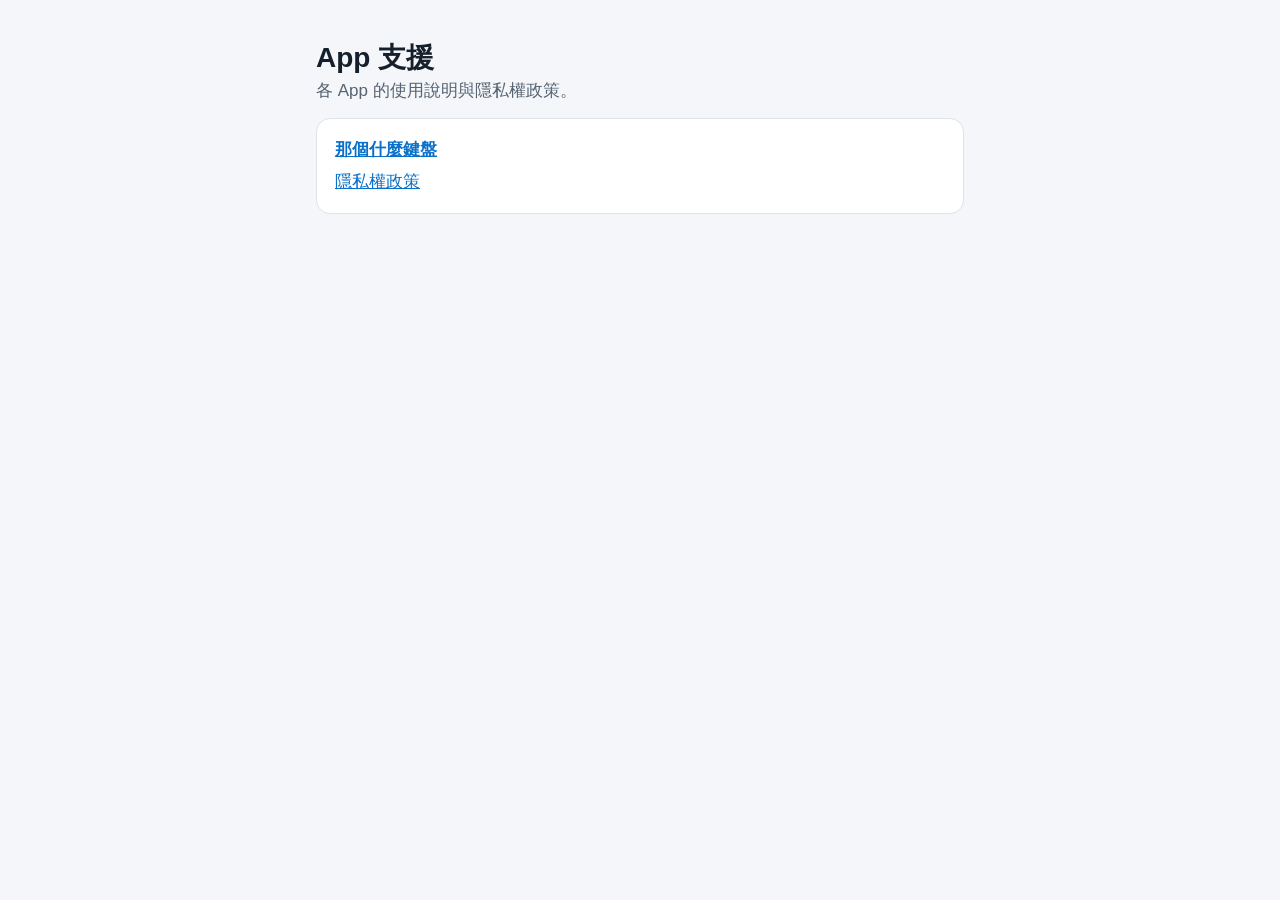
<file: index.html>
<!doctype html>
<html lang="zh-Hant">
<head>
<meta charset="utf-8">
<meta name="viewport" content="width=device-width, initial-scale=1">
<title>App 支援</title>
<meta name="description" content="App 的支援頁與隱私權政策。">
<link rel="stylesheet" href="style.css">
</head>
<body>
<main>
<h1>App 支援</h1>
<p class="lead">各 App 的使用說明與隱私權政策。</p>
<div class="card"><h3><a href="nageshenme/">那個什麼鍵盤</a></h3><p><a href="nageshenme/privacy.html">隱私權政策</a></p></div>
</main>
</body>
</html>
</file>
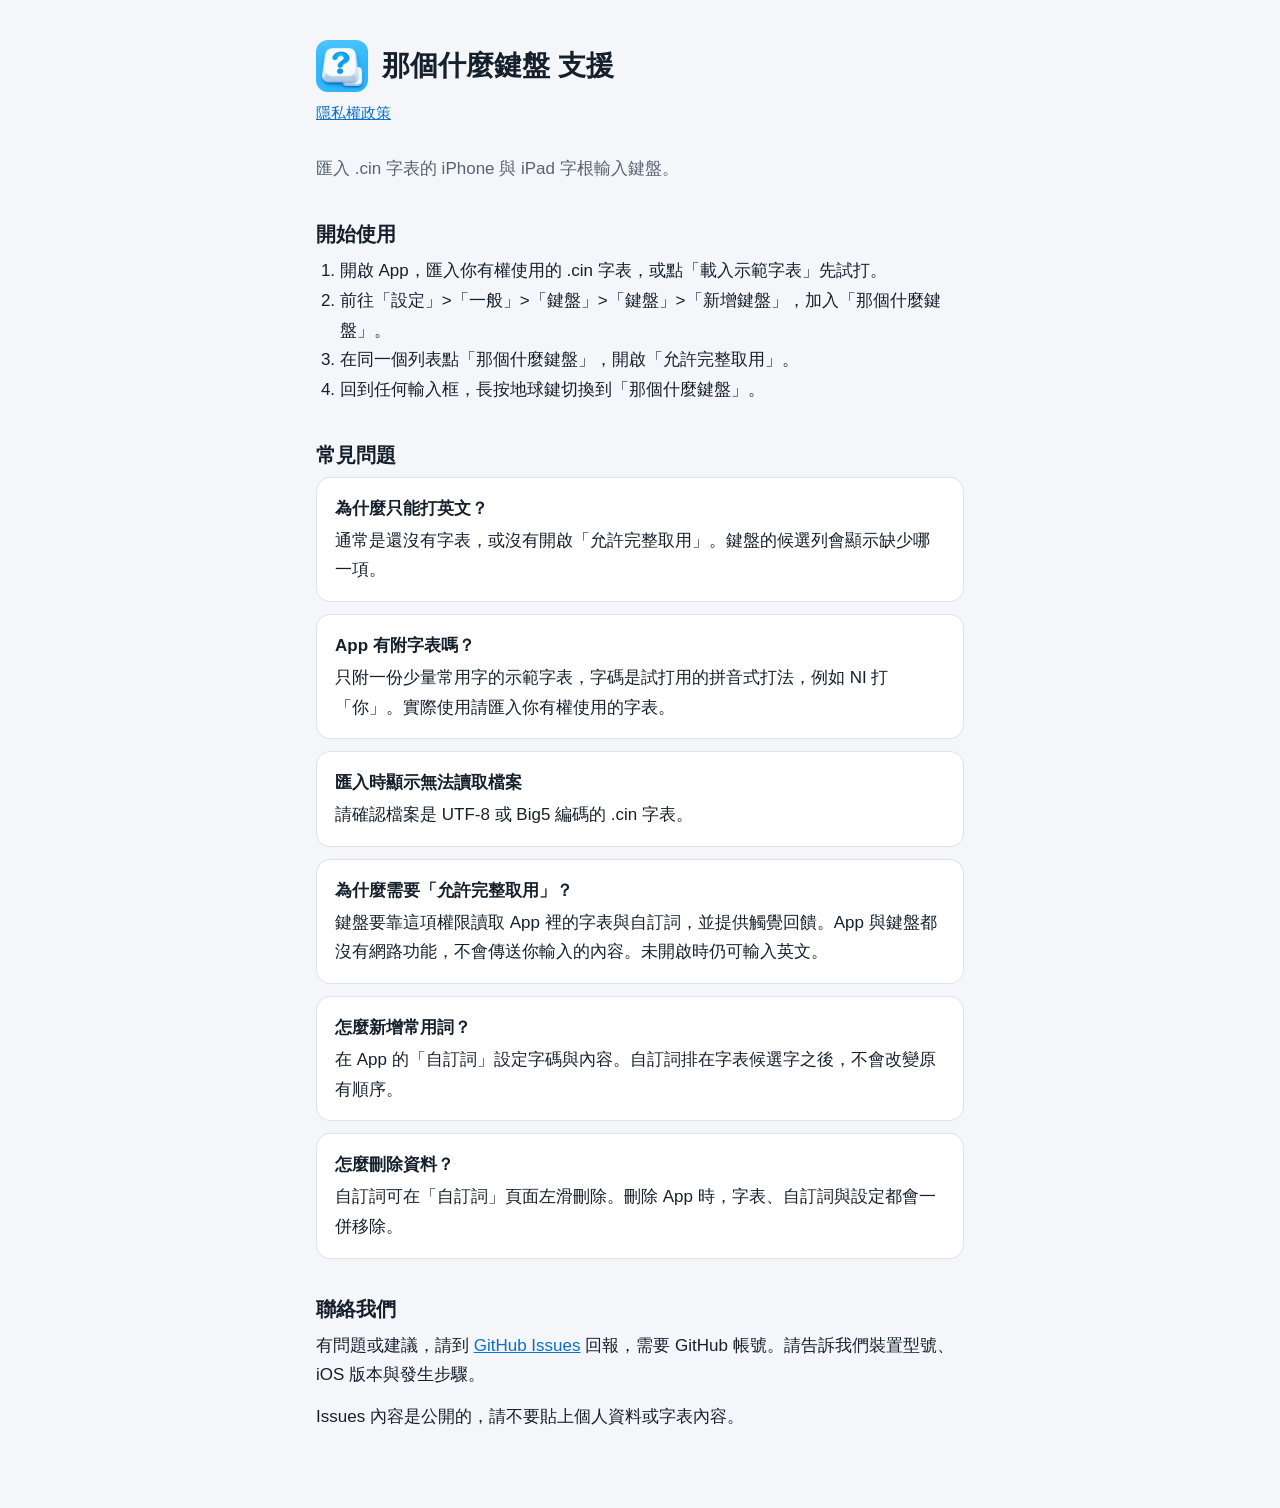
<file: nageshenme/index.html>
<!doctype html>
<html lang="zh-Hant">
<head>
<meta charset="utf-8">
<meta name="viewport" content="width=device-width, initial-scale=1">
<title>那個什麼鍵盤 支援</title>
<meta name="description" content="那個什麼鍵盤的使用說明、常見問題與聯絡方式。">
<link rel="icon" href="icon.png">
<link rel="stylesheet" href="../style.css">
</head>
<body>
<main>
<header><img src="icon.png" alt=""><h1>那個什麼鍵盤 支援</h1></header>
<nav><a href="privacy.html">隱私權政策</a></nav>
<p class="lead">匯入 .cin 字表的 iPhone 與 iPad 字根輸入鍵盤。</p>

<h2>開始使用</h2>
<ol>
<li>開啟 App，匯入你有權使用的 .cin 字表，或點「載入示範字表」先試打。</li>
<li>前往「設定」&gt;「一般」&gt;「鍵盤」&gt;「鍵盤」&gt;「新增鍵盤」，加入「那個什麼鍵盤」。</li>
<li>在同一個列表點「那個什麼鍵盤」，開啟「允許完整取用」。</li>
<li>回到任何輸入框，長按地球鍵切換到「那個什麼鍵盤」。</li>
</ol>

<h2>常見問題</h2>
<div class="card"><h3>為什麼只能打英文？</h3><p>通常是還沒有字表，或沒有開啟「允許完整取用」。鍵盤的候選列會顯示缺少哪一項。</p></div>
<div class="card"><h3>App 有附字表嗎？</h3><p>只附一份少量常用字的示範字表，字碼是試打用的拼音式打法，例如 NI 打「你」。實際使用請匯入你有權使用的字表。</p></div>
<div class="card"><h3>匯入時顯示無法讀取檔案</h3><p>請確認檔案是 UTF-8 或 Big5 編碼的 .cin 字表。</p></div>
<div class="card"><h3>為什麼需要「允許完整取用」？</h3><p>鍵盤要靠這項權限讀取 App 裡的字表與自訂詞，並提供觸覺回饋。App 與鍵盤都沒有網路功能，不會傳送你輸入的內容。未開啟時仍可輸入英文。</p></div>
<div class="card"><h3>怎麼新增常用詞？</h3><p>在 App 的「自訂詞」設定字碼與內容。自訂詞排在字表候選字之後，不會改變原有順序。</p></div>
<div class="card"><h3>怎麼刪除資料？</h3><p>自訂詞可在「自訂詞」頁面左滑刪除。刪除 App 時，字表、自訂詞與設定都會一併移除。</p></div>

<h2>聯絡我們</h2>
<p>有問題或建議，請到 <a href="https://github.com/MonkeyBinBin/app-support/issues/new?title=%5B%E9%82%A3%E5%80%8B%E4%BB%80%E9%BA%BC%E9%8D%B5%E7%9B%A4%5D%20">GitHub Issues</a> 回報，需要 GitHub 帳號。請告訴我們裝置型號、iOS 版本與發生步驟。</p>
<p>Issues 內容是公開的，請不要貼上個人資料或字表內容。</p>
</main>
</body>
</html>
</file>
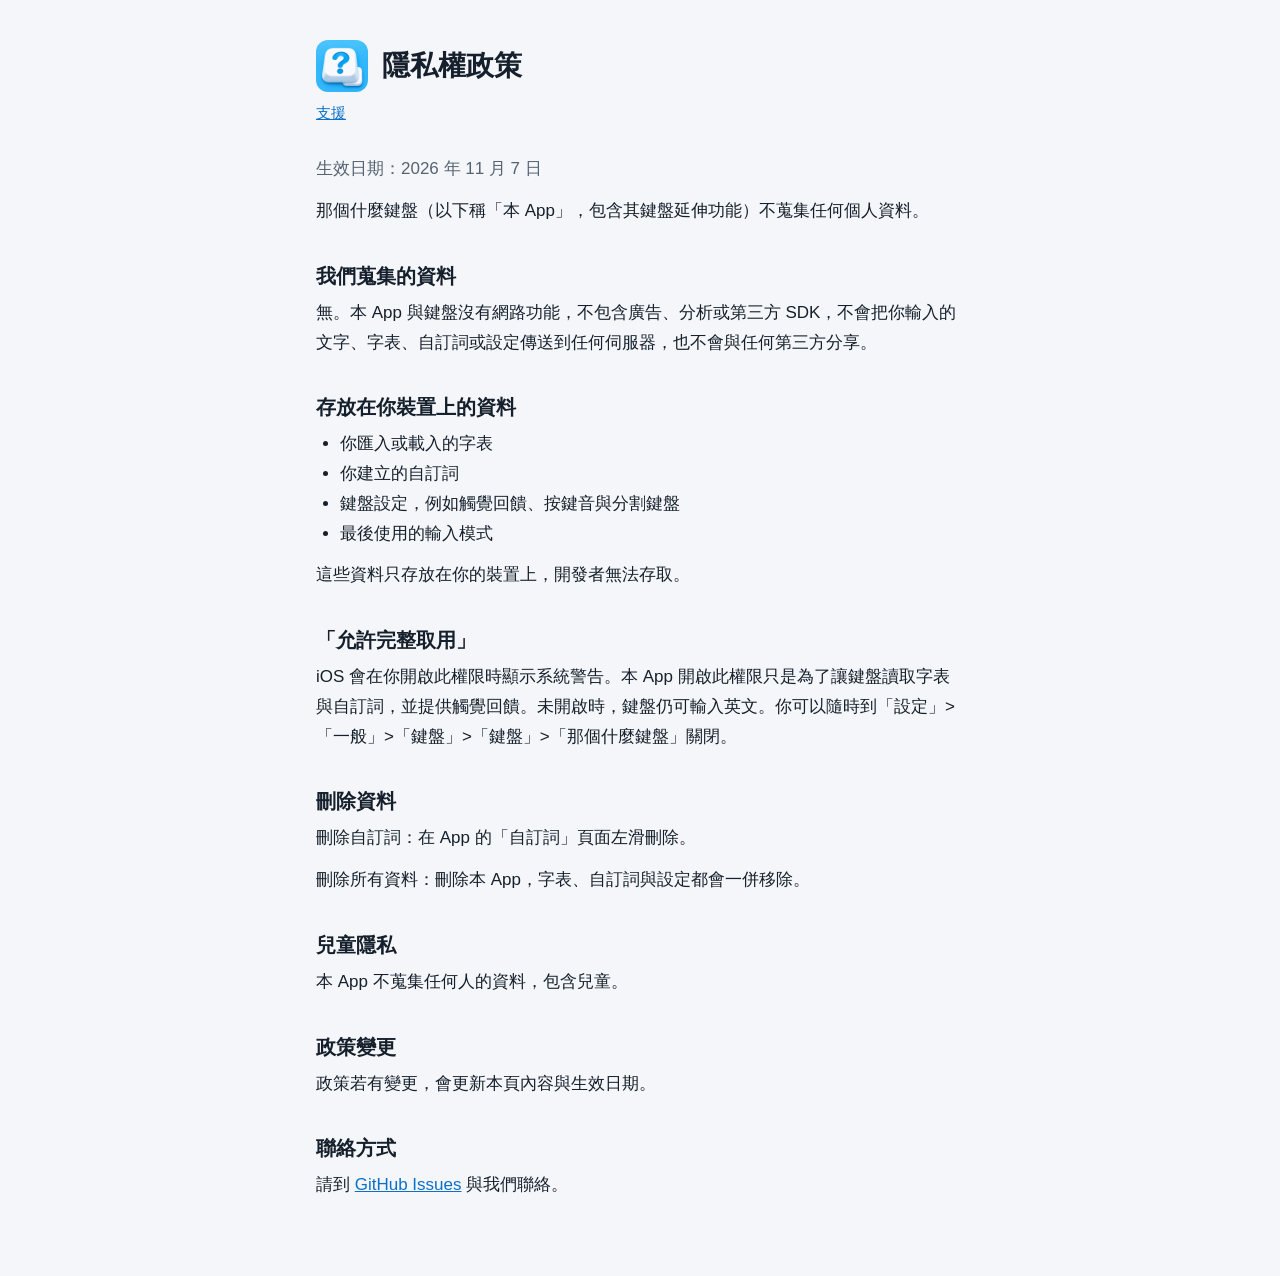
<file: nageshenme/privacy.html>
<!doctype html>
<html lang="zh-Hant">
<head>
<meta charset="utf-8">
<meta name="viewport" content="width=device-width, initial-scale=1">
<title>那個什麼鍵盤 隱私權政策</title>
<meta name="description" content="那個什麼鍵盤不蒐集任何個人資料。">
<link rel="icon" href="icon.png">
<link rel="stylesheet" href="../style.css">
</head>
<body>
<main>
<header><img src="icon.png" alt=""><h1>隱私權政策</h1></header>
<nav><a href="./">支援</a></nav>
<p class="meta">生效日期：2026 年 11 月 7 日</p>
<p>那個什麼鍵盤（以下稱「本 App」，包含其鍵盤延伸功能）不蒐集任何個人資料。</p>

<h2>我們蒐集的資料</h2>
<p>無。本 App 與鍵盤沒有網路功能，不包含廣告、分析或第三方 SDK，不會把你輸入的文字、字表、自訂詞或設定傳送到任何伺服器，也不會與任何第三方分享。</p>

<h2>存放在你裝置上的資料</h2>
<ul>
<li>你匯入或載入的字表</li>
<li>你建立的自訂詞</li>
<li>鍵盤設定，例如觸覺回饋、按鍵音與分割鍵盤</li>
<li>最後使用的輸入模式</li>
</ul>
<p>這些資料只存放在你的裝置上，開發者無法存取。</p>

<h2>「允許完整取用」</h2>
<p>iOS 會在你開啟此權限時顯示系統警告。本 App 開啟此權限只是為了讓鍵盤讀取字表與自訂詞，並提供觸覺回饋。未開啟時，鍵盤仍可輸入英文。你可以隨時到「設定」&gt;「一般」&gt;「鍵盤」&gt;「鍵盤」&gt;「那個什麼鍵盤」關閉。</p>

<h2>刪除資料</h2>
<p>刪除自訂詞：在 App 的「自訂詞」頁面左滑刪除。</p>
<p>刪除所有資料：刪除本 App，字表、自訂詞與設定都會一併移除。</p>

<h2>兒童隱私</h2>
<p>本 App 不蒐集任何人的資料，包含兒童。</p>

<h2>政策變更</h2>
<p>政策若有變更，會更新本頁內容與生效日期。</p>

<h2>聯絡方式</h2>
<p>請到 <a href="https://github.com/MonkeyBinBin/app-support/issues/new?title=%5B%E9%82%A3%E5%80%8B%E4%BB%80%E9%BA%BC%E9%8D%B5%E7%9B%A4%5D%20">GitHub Issues</a> 與我們聯絡。</p>
</main>
</body>
</html>
</file>
<file: style.css>
:root {
  color-scheme: light dark;
  --bg: #f4f6f9;
  --surface: #ffffff;
  --text: #16202c;
  --muted: #566372;
  --line: #dde3ea;
  --accent: #0a70c9;
}
@media (prefers-color-scheme: dark) {
  :root {
    --bg: #10151b;
    --surface: #1a2129;
    --text: #edf1f5;
    --muted: #a3afbc;
    --line: #2d3742;
    --accent: #6cbcff;
  }
}
* { box-sizing: border-box; }
body {
  margin: 0;
  background: var(--bg);
  color: var(--text);
  font: 17px/1.75 -apple-system, BlinkMacSystemFont, "PingFang TC", "Noto Sans TC", sans-serif;
}
main { max-width: 680px; margin: 0 auto; padding: 40px 16px 64px; }
header { display: flex; align-items: center; gap: 14px; margin-bottom: 8px; }
header img { width: 52px; height: 52px; border-radius: 12px; }
h1 { margin: 0; font-size: 28px; line-height: 1.3; }
h2 { margin: 36px 0 8px; font-size: 20px; line-height: 1.4; }
h3 { margin: 0 0 2px; font-size: 17px; }
p { margin: 0 0 12px; }
ol, ul { margin: 0 0 12px; padding-left: 1.4em; }
a { color: var(--accent); }
nav { margin-bottom: 28px; color: var(--muted); font-size: 15px; }
.lead, .meta { color: var(--muted); }
.card { background: var(--surface); border: 1px solid var(--line); border-radius: 14px; padding: 16px 18px; margin-bottom: 12px; }
.card p:last-child { margin-bottom: 0; }
</file>
